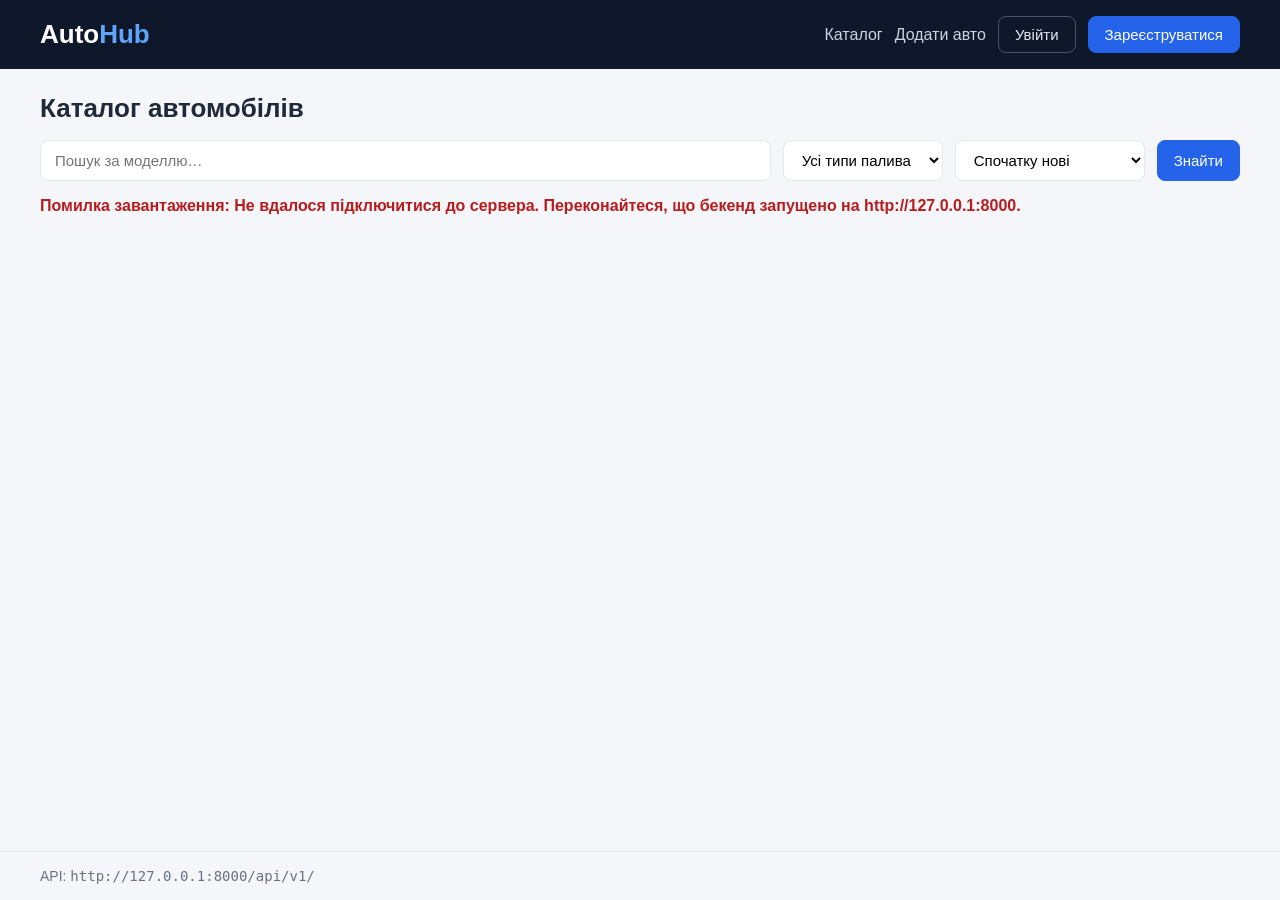
<file: index.html>
<!DOCTYPE html>
<html lang="uk">
<head>
    <meta charset="UTF-8">
    <meta name="viewport" content="width=device-width, initial-scale=1.0">
    <title>AutoHub — Каталог автомобілів</title>
    <link rel="stylesheet" href="style.css">
</head>
<body>
    <header class="header">
        <div class="container header-inner">
            <a class="logo" href="index.html">Auto<span>Hub</span></a>
            <nav id="nav" class="nav" aria-label="Основна навігація"></nav>
        </div>
    </header>

    <main class="container">
        <h1 class="page-title">Каталог автомобілів</h1>

        <form id="filters" class="filters">
            <input id="search" type="search" placeholder="Пошук за моделлю…" aria-label="Пошук за моделлю">
            <select id="fuelType" aria-label="Тип палива">
                <option value="">Усі типи палива</option>
                <option value="petrol">Бензин</option>
                <option value="diesel">Дизель</option>
                <option value="electric">Електро</option>
                <option value="hybrid">Гібрид</option>
            </select>
            <select id="sort" aria-label="Сортування">
                <option value="">Спочатку нові</option>
                <option value="price_asc">Ціна: за зростанням</option>
                <option value="price_desc">Ціна: за спаданням</option>
                <option value="year_desc">Рік: новіші</option>
                <option value="mileage_asc">Пробіг: менший</option>
            </select>
            <button type="submit" class="button">Знайти</button>
        </form>

        <p id="status" class="status" role="status">Завантаження…</p>
        <section id="cars" class="cars-grid" aria-live="polite"></section>
    </main>

    <footer class="footer">
        <div class="container">API: <code>http://127.0.0.1:8000/api/v1/</code></div>
    </footer>

    <script type="module" src="app.js"></script>
</body>
</html>
</file>
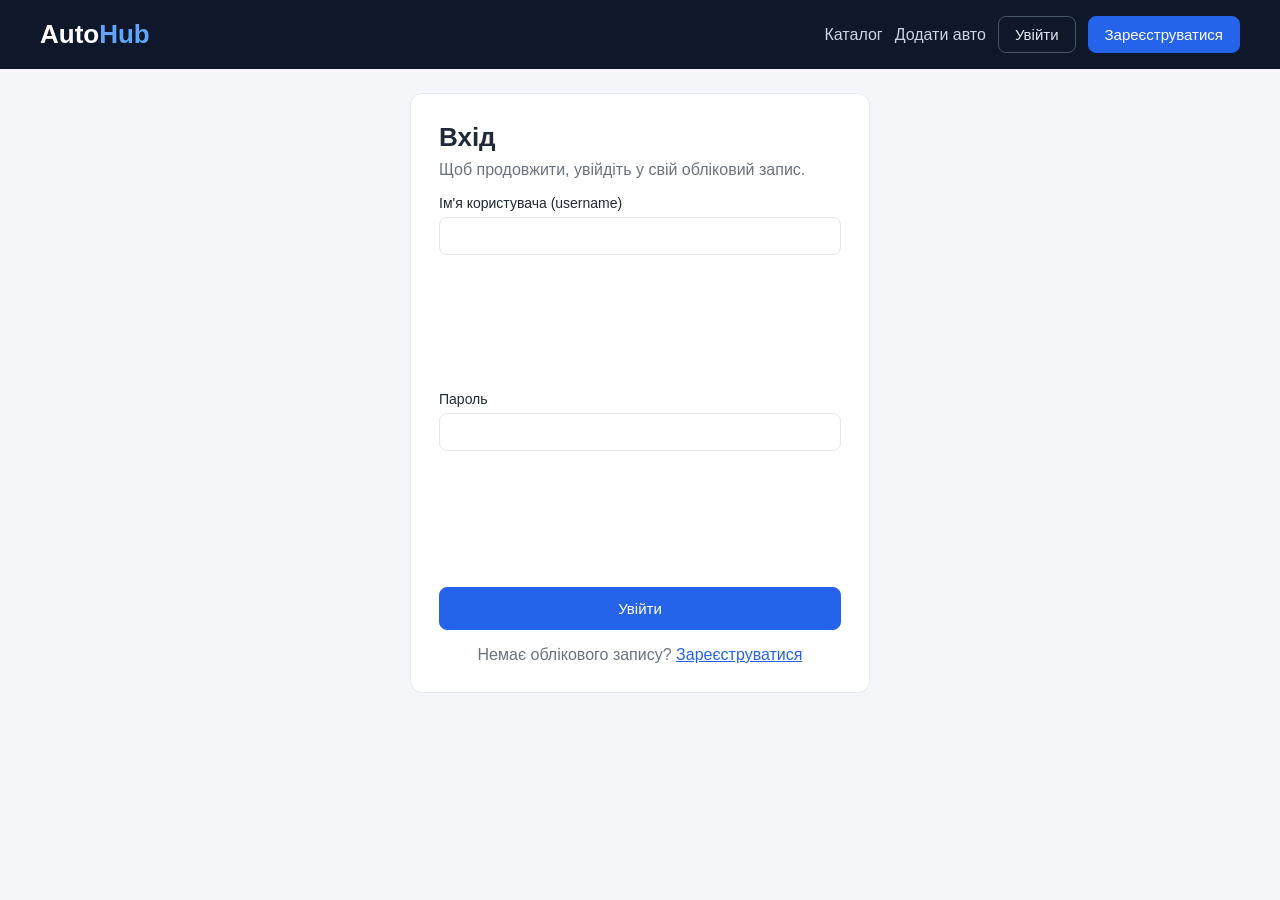
<file: add-car.html>
<!DOCTYPE html>
<html lang="uk">
<head>
    <meta charset="UTF-8">
    <meta name="viewport" content="width=device-width, initial-scale=1.0">
    <title>AutoHub — Додати автомобіль</title>
    <link rel="stylesheet" href="style.css">
</head>
<body>
    <header class="header">
        <div class="container header-inner">
            <a class="logo" href="index.html">Auto<span>Hub</span></a>
            <nav id="nav" class="nav" aria-label="Основна навігація"></nav>
        </div>
    </header>

    <main class="container">
        <section class="form-card form-card-wide">
            <h1 class="page-title">Додати автомобіль</h1>
            <p class="form-hint">Сторінка доступна лише авторизованим користувачам.</p>

            <form id="car-form" class="form" novalidate>
                <div class="form-message" role="alert"></div>

                <div class="field-row">
                    <label class="field">
                        <span>Бренд <b class="required">*</b></span>
                        <select name="brandId" required>
                            <option value="">Завантаження брендів…</option>
                        </select>
                        <small class="field-error" data-error-for="brandId"></small>
                    </label>

                    <label class="field">
                        <span>Модель <b class="required">*</b></span>
                        <input name="model" type="text" maxlength="100" required>
                        <small class="field-error" data-error-for="model"></small>
                    </label>
                </div>

                <div class="field-row">
                    <label class="field">
                        <span>Рік випуску <b class="required">*</b></span>
                        <input name="year" type="number" min="1886" step="1" required>
                        <small class="field-error" data-error-for="year"></small>
                    </label>

                    <label class="field">
                        <span>Ціна, $ <b class="required">*</b></span>
                        <input name="price" type="number" min="0" step="0.01" required>
                        <small class="field-error" data-error-for="price"></small>
                    </label>

                    <label class="field">
                        <span>Пробіг, км <b class="required">*</b></span>
                        <input name="mileage" type="number" min="0" step="1" required>
                        <small class="field-error" data-error-for="mileage"></small>
                    </label>
                </div>

                <div class="field-row">
                    <label class="field">
                        <span>Тип кузова</span>
                        <select name="bodyType">
                            <option value="">Не вказано</option>
                            <option value="sedan">Седан</option>
                            <option value="suv">Кросовер</option>
                            <option value="hatchback">Хетчбек</option>
                            <option value="wagon">Універсал</option>
                            <option value="coupe">Купе</option>
                            <option value="convertible">Кабріолет</option>
                            <option value="minivan">Мінівен</option>
                            <option value="pickup">Пікап</option>
                        </select>
                        <small class="field-error" data-error-for="bodyType"></small>
                    </label>

                    <label class="field">
                        <span>Тип палива</span>
                        <select name="fuelType">
                            <option value="">Не вказано</option>
                            <option value="petrol">Бензин</option>
                            <option value="diesel">Дизель</option>
                            <option value="electric">Електро</option>
                            <option value="hybrid">Гібрид</option>
                        </select>
                        <small class="field-error" data-error-for="fuelType"></small>
                    </label>

                    <label class="field">
                        <span>Коробка передач</span>
                        <select name="transmission">
                            <option value="">Не вказано</option>
                            <option value="manual">Механічна</option>
                            <option value="automatic">Автоматична</option>
                            <option value="robotic">Роботизована</option>
                            <option value="cvt">Варіатор</option>
                        </select>
                        <small class="field-error" data-error-for="transmission"></small>
                    </label>
                </div>

                <label class="field">
                    <span>Посилання на фото</span>
                    <input name="imageUrl" type="url" maxlength="500" placeholder="https://…">
                    <small class="field-error" data-error-for="imageUrl"></small>
                </label>

                <label class="field">
                    <span>Опис</span>
                    <textarea name="description" rows="4"></textarea>
                    <small class="field-error" data-error-for="description"></small>
                </label>

                <button type="submit" class="button button-block">Додати автомобіль</button>
            </form>
        </section>
    </main>

    <script type="module" src="add-car.js"></script>
</body>
</html>
</file>
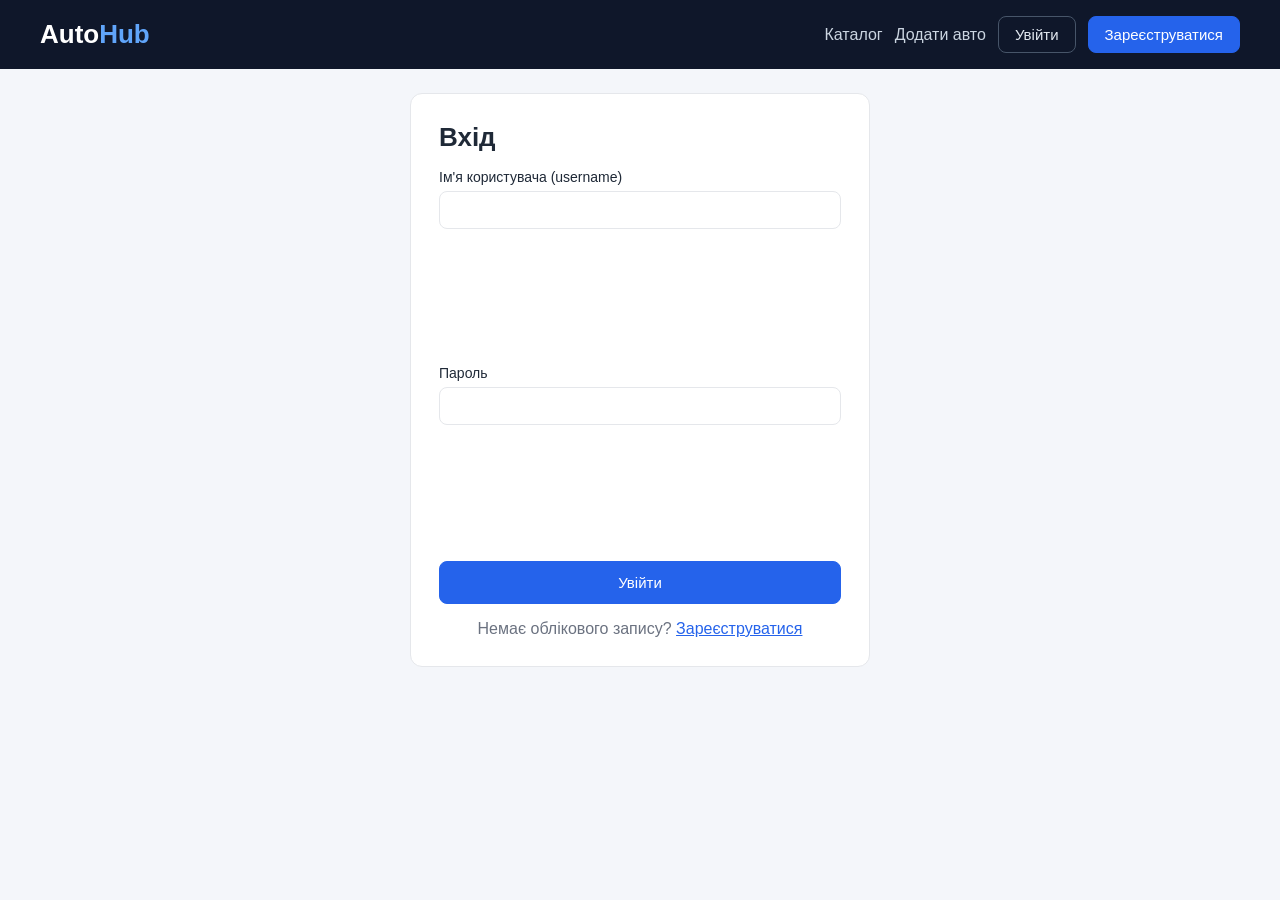
<file: login.html>
<!DOCTYPE html>
<html lang="uk">
<head>
    <meta charset="UTF-8">
    <meta name="viewport" content="width=device-width, initial-scale=1.0">
    <title>AutoHub — Вхід</title>
    <link rel="stylesheet" href="style.css">
</head>
<body>
    <header class="header">
        <div class="container header-inner">
            <a class="logo" href="index.html">Auto<span>Hub</span></a>
            <nav id="nav" class="nav" aria-label="Основна навігація"></nav>
        </div>
    </header>

    <main class="container">
        <section class="form-card">
            <h1 class="page-title">Вхід</h1>
            <p id="login-hint" class="form-hint" hidden>Щоб продовжити, увійдіть у свій обліковий запис.</p>

            <form id="login-form" class="form" novalidate>
                <div class="form-message" role="alert"></div>

                <label class="field">
                    <span>Ім'я користувача (username)</span>
                    <input name="username" type="text" autocomplete="username" maxlength="150" required>
                    <small class="field-error" data-error-for="username"></small>
                </label>

                <label class="field">
                    <span>Пароль</span>
                    <input name="password" type="password" autocomplete="current-password" maxlength="128" required>
                    <small class="field-error" data-error-for="password"></small>
                </label>

                <button type="submit" class="button button-block">Увійти</button>
            </form>

            <p class="form-footer">Немає облікового запису? <a id="register-link" href="register.html">Зареєструватися</a></p>
        </section>
    </main>

    <script type="module" src="login.js"></script>
</body>
</html>
</file>
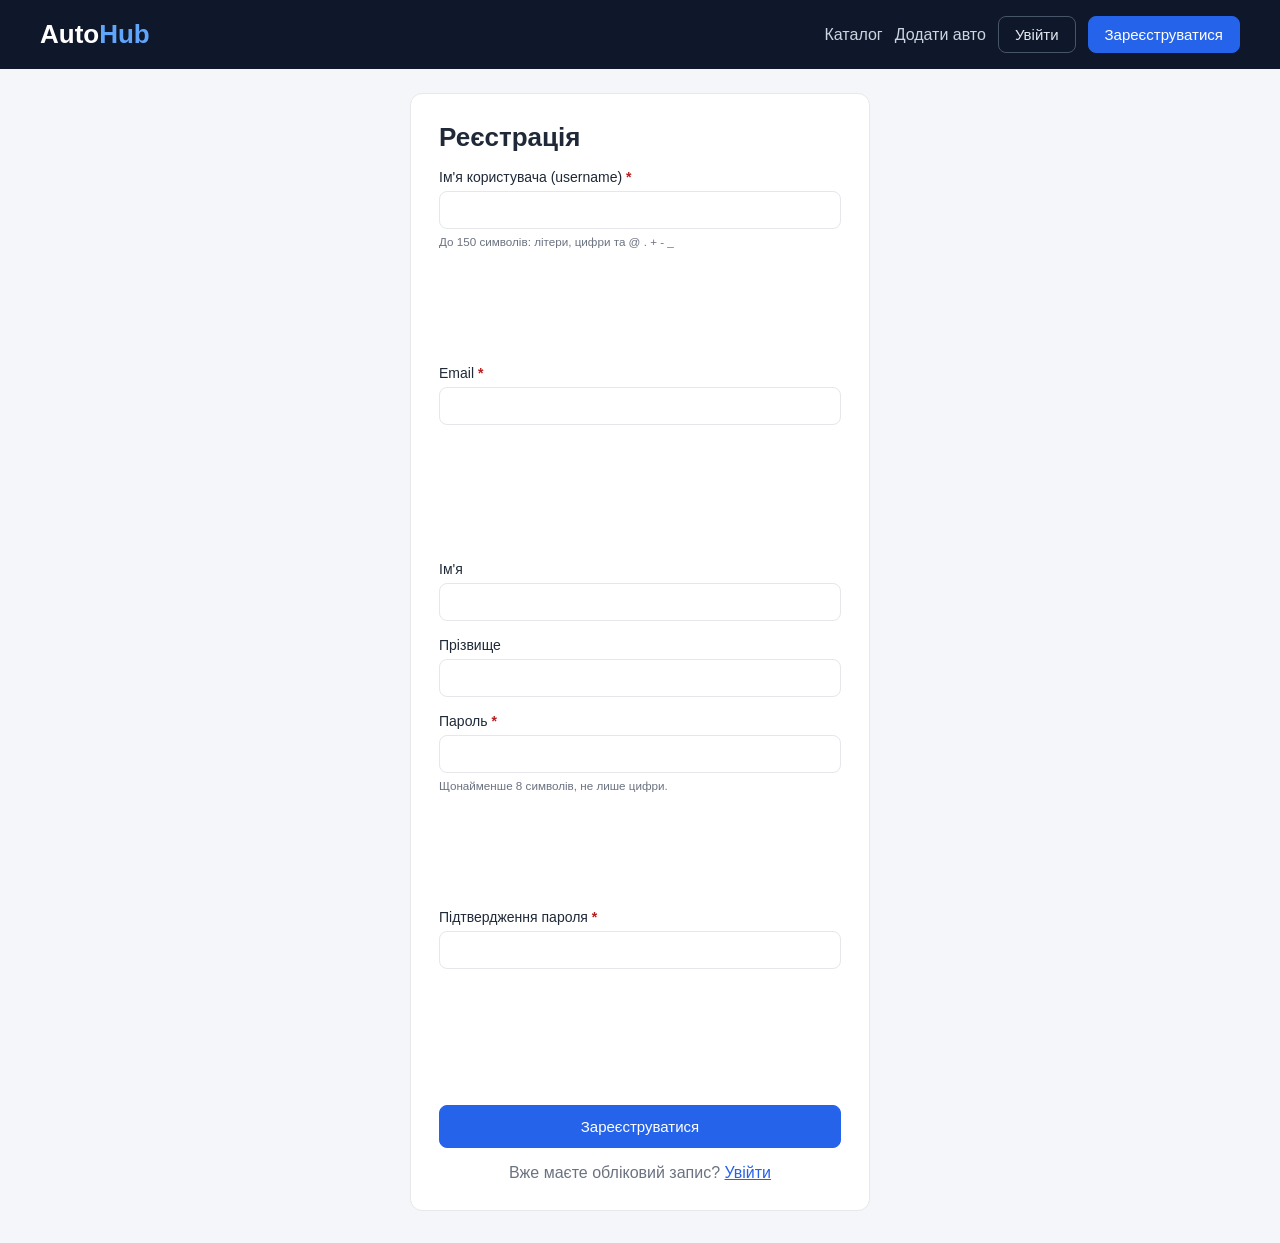
<file: register.html>
<!DOCTYPE html>
<html lang="uk">
<head>
    <meta charset="UTF-8">
    <meta name="viewport" content="width=device-width, initial-scale=1.0">
    <title>AutoHub — Реєстрація</title>
    <link rel="stylesheet" href="style.css">
</head>
<body>
    <header class="header">
        <div class="container header-inner">
            <a class="logo" href="index.html">Auto<span>Hub</span></a>
            <nav id="nav" class="nav" aria-label="Основна навігація"></nav>
        </div>
    </header>

    <main class="container">
        <section class="form-card">
            <h1 class="page-title">Реєстрація</h1>

            <form id="register-form" class="form" novalidate>
                <div class="form-message" role="alert"></div>

                <label class="field">
                    <span>Ім'я користувача (username) <b class="required">*</b></span>
                    <input name="username" type="text" autocomplete="username" maxlength="150" required>
                    <small class="field-hint">До 150 символів: літери, цифри та @ . + - _</small>
                    <small class="field-error" data-error-for="username"></small>
                </label>

                <label class="field">
                    <span>Email <b class="required">*</b></span>
                    <input name="email" type="email" autocomplete="email" maxlength="254" required>
                    <small class="field-error" data-error-for="email"></small>
                </label>

                <div class="field-row">
                    <label class="field">
                        <span>Ім'я</span>
                        <input name="first_name" type="text" autocomplete="given-name" maxlength="150">
                        <small class="field-error" data-error-for="first_name"></small>
                    </label>

                    <label class="field">
                        <span>Прізвище</span>
                        <input name="last_name" type="text" autocomplete="family-name" maxlength="150">
                        <small class="field-error" data-error-for="last_name"></small>
                    </label>
                </div>

                <label class="field">
                    <span>Пароль <b class="required">*</b></span>
                    <input name="password" type="password" autocomplete="new-password" minlength="8" maxlength="128" required>
                    <small class="field-hint">Щонайменше 8 символів, не лише цифри.</small>
                    <small class="field-error" data-error-for="password"></small>
                </label>

                <label class="field">
                    <span>Підтвердження пароля <b class="required">*</b></span>
                    <input name="password_confirm" type="password" autocomplete="new-password" maxlength="128" required>
                    <small class="field-error" data-error-for="password_confirm"></small>
                </label>

                <button type="submit" class="button button-block">Зареєструватися</button>
            </form>

            <p class="form-footer">Вже маєте обліковий запис? <a id="login-link" href="login.html">Увійти</a></p>
        </section>
    </main>

    <script type="module" src="register.js"></script>
</body>
</html>
</file>
<file: style.css>
:root {
    --bg: #f4f6fa;
    --surface: #ffffff;
    --text: #1f2937;
    --muted: #6b7280;
    --accent: #2563eb;
    --accent-dark: #1d4ed8;
    --border: #e5e7eb;
    --danger: #b91c1c;
    --danger-bg: #fef2f2;
    --success: #15803d;
    --success-bg: #f0fdf4;
    --radius: 12px;
}

* {
    box-sizing: border-box;
}

body {
    margin: 0;
    font-family: "Segoe UI", Roboto, Arial, sans-serif;
    background: var(--bg);
    color: var(--text);
    display: flex;
    flex-direction: column;
    min-height: 100vh;
}

main {
    flex: 1;
    padding-bottom: 32px;
}

a {
    color: var(--accent);
}

.container {
    width: min(1200px, 100% - 32px);
    margin: 0 auto;
}

.header {
    background: #0f172a;
    color: #fff;
    padding: 16px 0;
    margin-bottom: 24px;
}

.header-inner {
    display: flex;
    align-items: center;
    justify-content: space-between;
    flex-wrap: wrap;
    gap: 12px;
}

.logo {
    font-size: 26px;
    font-weight: 700;
    color: #fff;
    text-decoration: none;
}

.logo span {
    color: #60a5fa;
}

.nav {
    display: flex;
    align-items: center;
    flex-wrap: wrap;
    gap: 12px;
}

.nav-link {
    color: #cbd5e1;
    text-decoration: none;
    font-weight: 500;
}

.nav-link:hover {
    color: #fff;
}

.nav-user {
    color: #fff;
    font-weight: 600;
    padding-left: 12px;
    border-left: 1px solid #334155;
}

.nav-user::before {
    content: "👤 ";
}

.page-title {
    margin: 0 0 16px;
    font-size: 26px;
}

.button {
    display: inline-flex;
    align-items: center;
    justify-content: center;
    padding: 9px 16px;
    border: 1px solid var(--accent);
    border-radius: 8px;
    background: var(--accent);
    color: #fff;
    font: inherit;
    font-size: 15px;
    text-decoration: none;
    cursor: pointer;
    transition: background 0.15s ease;
}

.button:hover {
    background: var(--accent-dark);
}

.button:disabled {
    opacity: 0.6;
    cursor: not-allowed;
}

.button-ghost {
    background: transparent;
    border-color: #475569;
    color: #e2e8f0;
}

.button-ghost:hover {
    background: #1e293b;
}

.button-danger {
    background: var(--surface);
    border-color: #fecaca;
    color: var(--danger);
    padding: 6px 12px;
    font-size: 14px;
}

.button-danger:hover {
    background: var(--danger-bg);
}

.button-block {
    width: 100%;
    padding: 12px;
}

.filters {
    display: flex;
    flex-wrap: wrap;
    gap: 12px;
    margin-bottom: 16px;
}

.filters input,
.filters select {
    padding: 10px 14px;
    border: 1px solid var(--border);
    border-radius: 8px;
    font-size: 15px;
    background: var(--surface);
}

.filters input {
    flex: 1 1 240px;
}

.status {
    color: var(--muted);
    margin: 0 0 16px;
}

.status.error {
    color: var(--danger);
    font-weight: 600;
}

.cars-grid {
    display: grid;
    grid-template-columns: repeat(auto-fill, minmax(260px, 1fr));
    gap: 20px;
}

.car-card {
    background: var(--surface);
    border: 1px solid var(--border);
    border-radius: var(--radius);
    overflow: hidden;
    display: flex;
    flex-direction: column;
    transition: transform 0.15s ease, box-shadow 0.15s ease;
}

.car-card:hover {
    transform: translateY(-3px);
    box-shadow: 0 10px 24px rgba(15, 23, 42, 0.08);
}

.car-image {
    height: 160px;
    background: linear-gradient(135deg, #1e3a8a, #3b82f6);
    display: flex;
    align-items: center;
    justify-content: center;
    color: #fff;
    font-size: 48px;
    font-weight: 700;
}

.car-image img {
    width: 100%;
    height: 100%;
    object-fit: cover;
}

.car-body {
    padding: 16px;
    display: flex;
    flex-direction: column;
    gap: 10px;
    flex: 1;
}

.car-title {
    margin: 0;
    font-size: 18px;
}

.car-brand {
    color: var(--muted);
    font-weight: 500;
}

.car-specs {
    display: flex;
    flex-wrap: wrap;
    gap: 6px;
    margin: 0;
    padding: 0;
    list-style: none;
}

.car-specs li {
    background: var(--bg);
    border-radius: 999px;
    padding: 4px 10px;
    font-size: 13px;
    color: var(--muted);
}

.car-footer {
    margin-top: auto;
    display: flex;
    align-items: center;
    justify-content: space-between;
    gap: 8px;
}

.car-price {
    margin: 0;
    font-size: 20px;
    font-weight: 700;
    color: var(--accent);
}

.form-card {
    max-width: 460px;
    margin: 0 auto;
    background: var(--surface);
    border: 1px solid var(--border);
    border-radius: var(--radius);
    padding: 28px;
}

.form-card-wide {
    max-width: 760px;
}

.form {
    display: flex;
    flex-direction: column;
    gap: 16px;
}

.form-hint {
    margin: -8px 0 16px;
    color: var(--muted);
}

.form-footer {
    margin: 16px 0 0;
    text-align: center;
    color: var(--muted);
}

.form-message:empty {
    display: none;
}

.form-message {
    padding: 10px 14px;
    border-radius: 8px;
    font-size: 14px;
}

.form-message.error {
    background: var(--danger-bg);
    color: var(--danger);
}

.form-message.success {
    background: var(--success-bg);
    color: var(--success);
}

.field {
    display: flex;
    flex-direction: column;
    gap: 6px;
    flex: 1 1 180px;
    font-size: 14px;
    font-weight: 500;
}

.field-row {
    display: flex;
    flex-wrap: wrap;
    gap: 16px;
}

.field input,
.field select,
.field textarea {
    padding: 10px 12px;
    border: 1px solid var(--border);
    border-radius: 8px;
    font: inherit;
    font-weight: 400;
    background: var(--surface);
}

.field input:focus,
.field select:focus,
.field textarea:focus {
    outline: 2px solid #bfdbfe;
    border-color: var(--accent);
}

.field .invalid {
    border-color: var(--danger);
}

.field-hint {
    color: var(--muted);
    font-weight: 400;
}

.field-error {
    color: var(--danger);
    font-weight: 400;
}

.field-error:empty {
    display: none;
}

.required {
    color: var(--danger);
}

.footer {
    padding: 16px 0;
    color: var(--muted);
    font-size: 14px;
    border-top: 1px solid var(--border);
}
</file>
